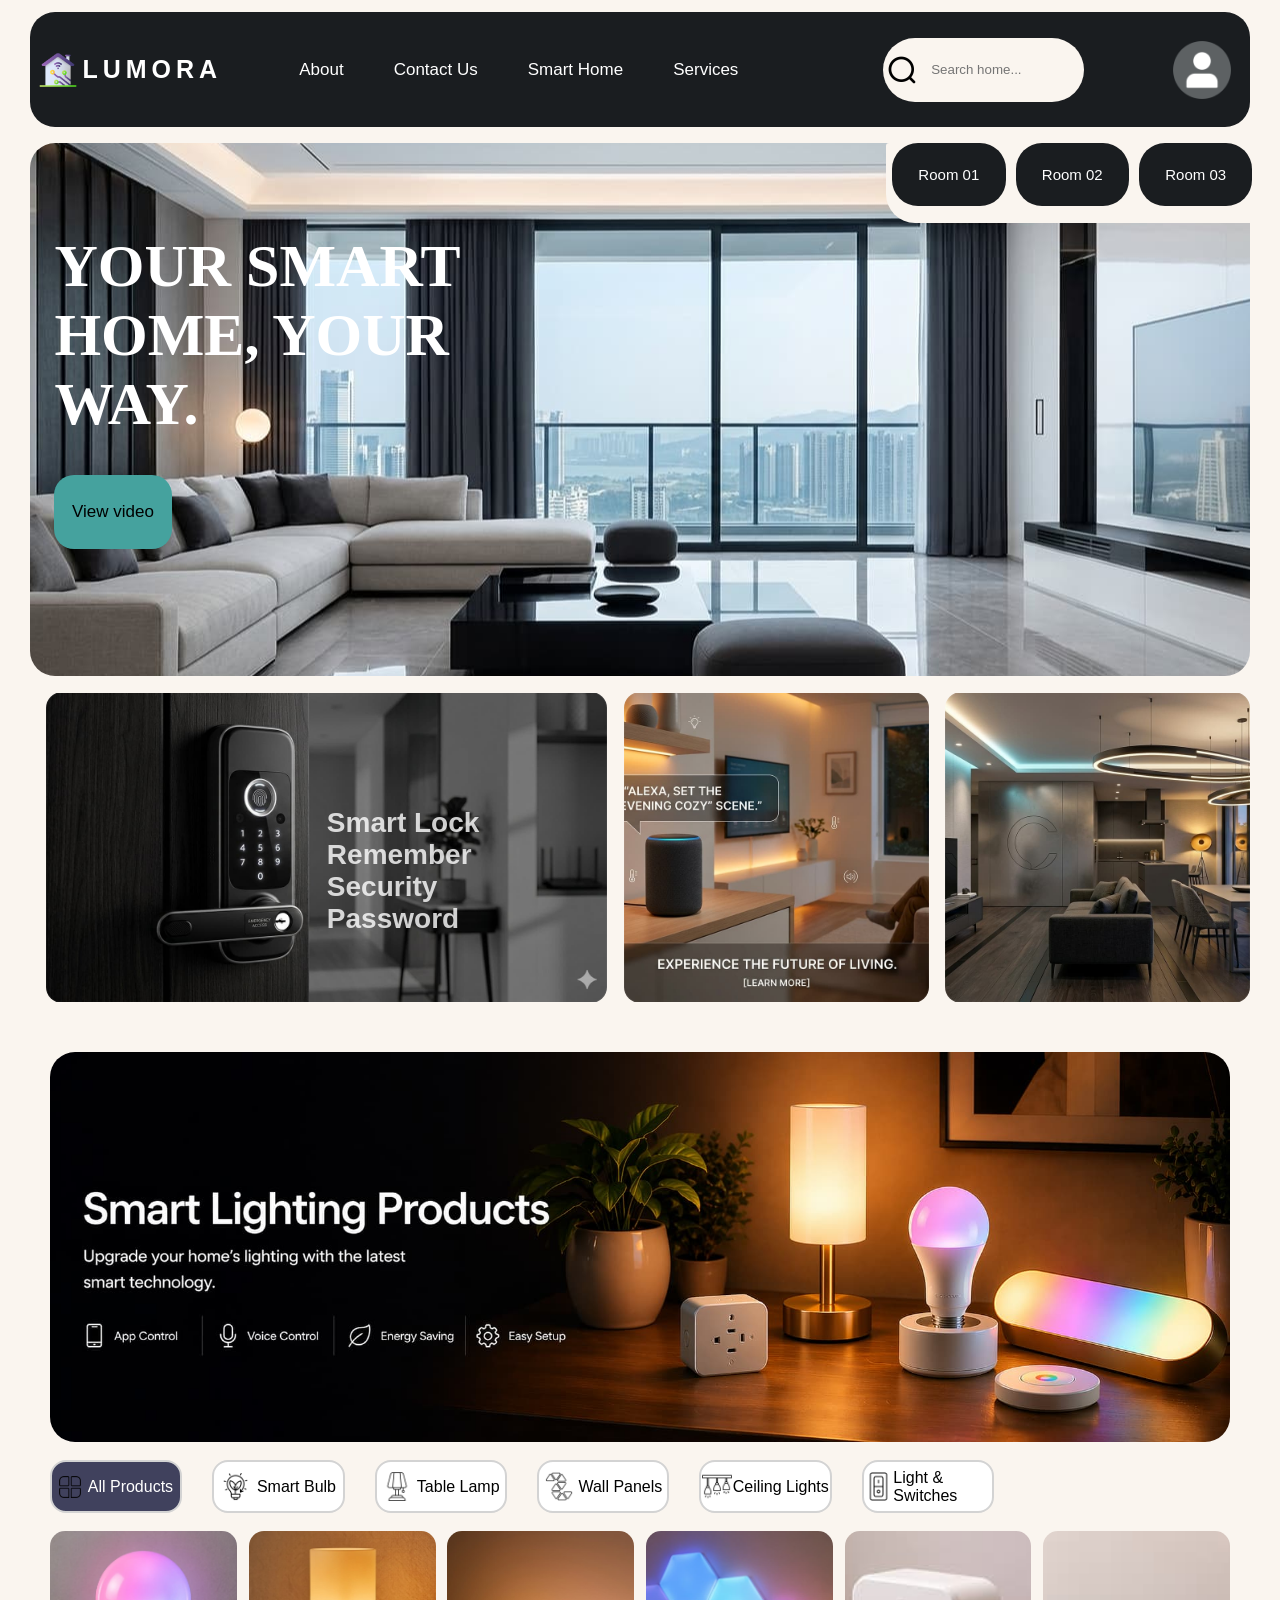
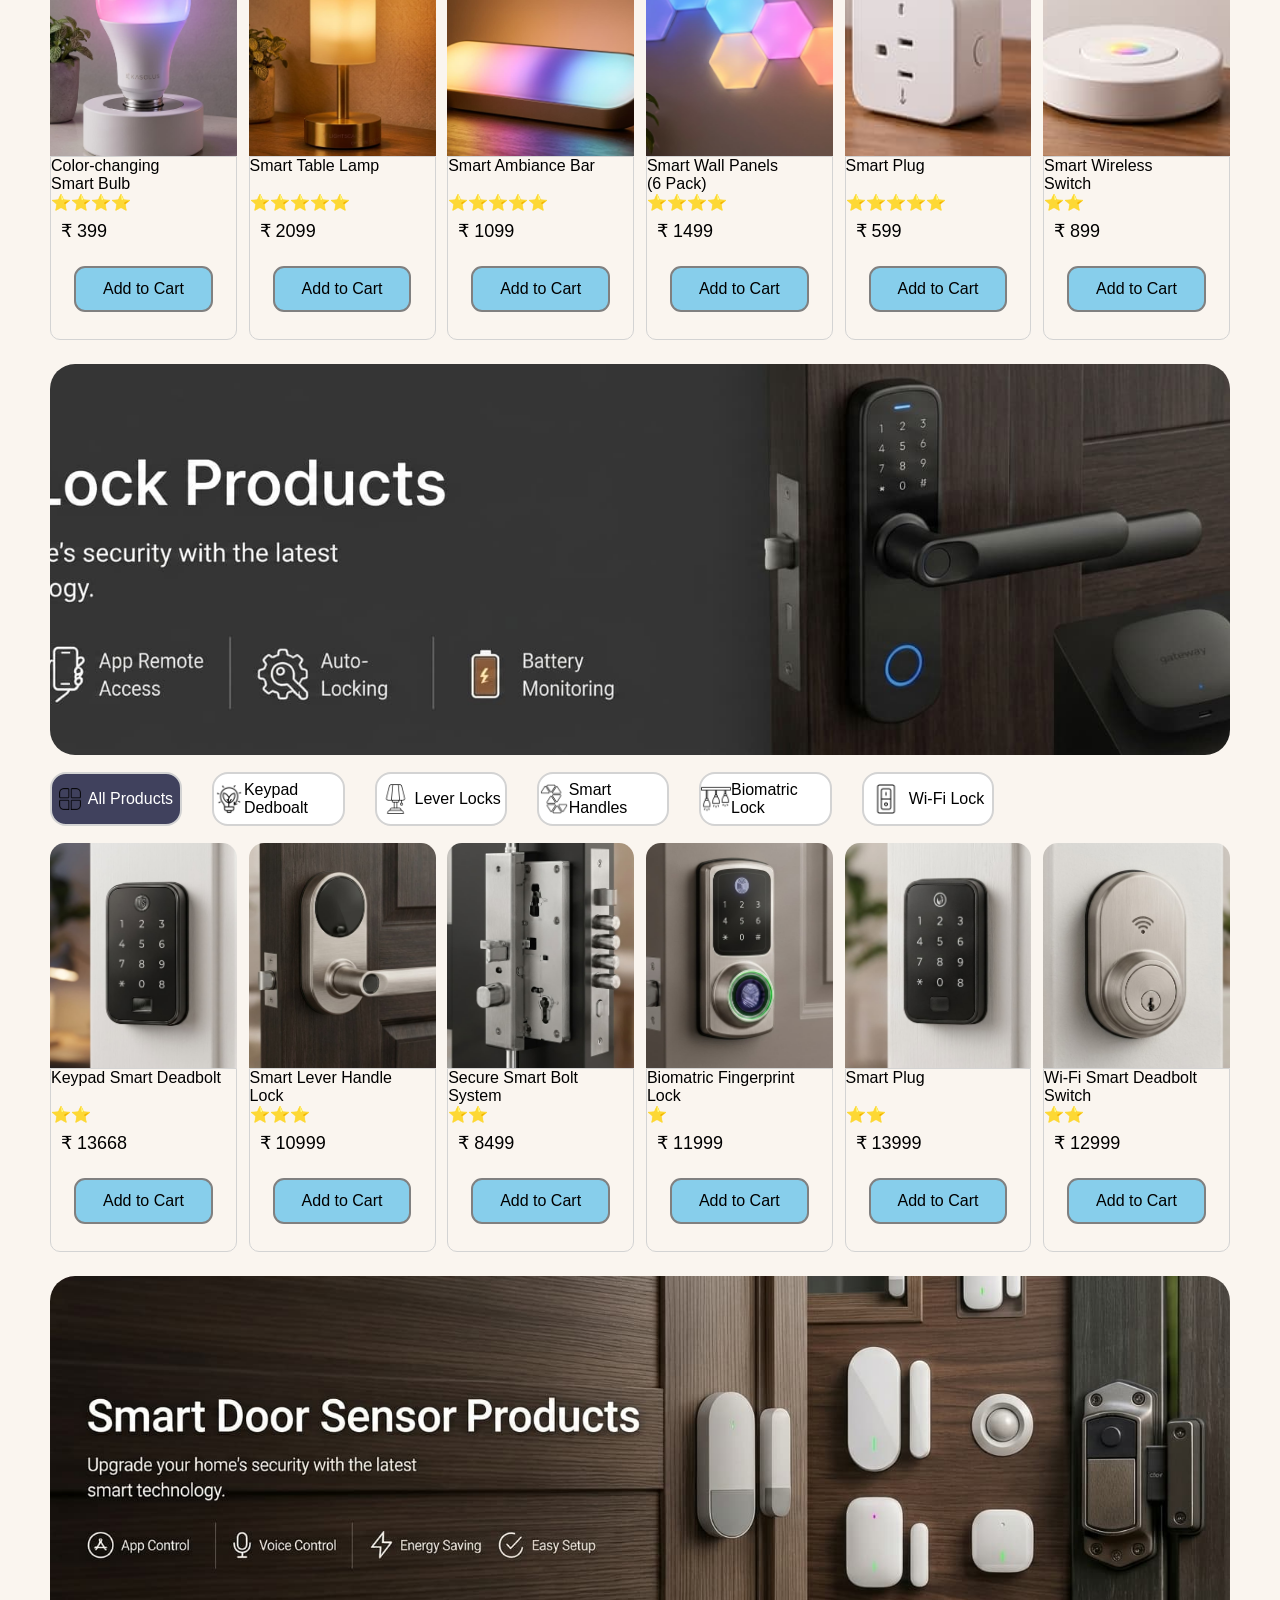
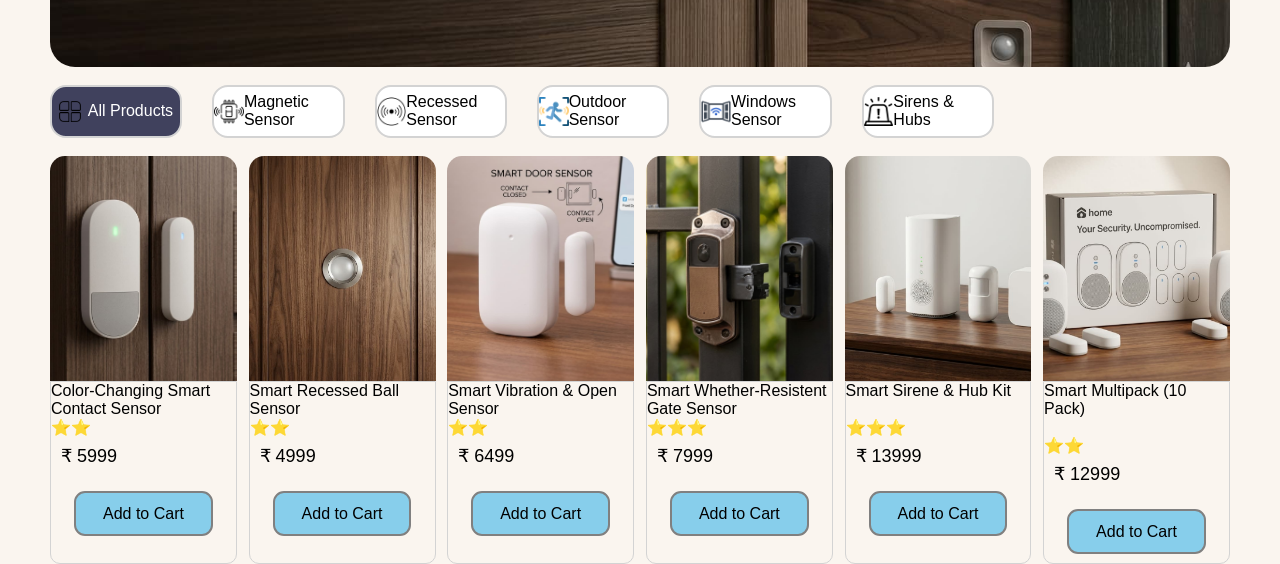
<file: index.html>
<!DOCTYPE html>
<html lang="en">

<head>
  <meta charset="UTF-8">
  <meta name="viewport" content="width=device-width, initial-scale=1.0">
  <title>home</title>
  <link rel="preconnect" href="https://fonts.googleapis.com">
  <link rel="preconnect" href="https://fonts.gstatic.com" crossorigin>
  <link
    href="https://fonts.googleapis.com/css2?family=Pacifico&family=Roboto:ital,wght@0,100..900;1,100..900&display=swap"
    rel="stylesheet">
  <link rel="stylesheet" href="style.css">
  <link rel="preconnect" href="https://fonts.googleapis.com">

</head>

<body>
  <div class="main_container">

    <!-- header section  -->
    <header>
      <div class="website_logo_container">
        <div class="website_logo"><img src="assets/icons/smart-home (1).png" height="35%" alt=""></div>
        <div class="website_name" >LUMORA</div>
      </div>
      <div class="menu_container">
        <a class="menu_ancher" href="#">About</a>
        <a class="menu_ancher" href="contackus.html">Contact Us</a>
        <a class="menu_ancher" href="#">Smart Home</a>
        <a class="menu_ancher" href="#">Services</a>
      </div>
      <div class="search_container">
        <label id="search" class="search_logo_and_searchtext_cont">
          <div id="search" class="search_logo_image" style="height: 74%;"><img src="assets/images/homepageimages/search.webp" height="50%"
              alt=""></div>
          <div class="search_text"><input type="search"
              style="height: 100%; width: 80%; border-radius: 0px 80px 80px 0px; color: black; background-color:  #FAF5EF; padding: 0px 8px 0px 10px; border: none; outline: none; "
              placeholder="Search home...">
          </div>
        </label>
        
        
      </div>
      <div class="three_lines_menu_container">
      <div class="three_lines_menu_button">
      </div>
    
    </header>
    <!-- main background image and details section  -->
    <div class="container2">
      <div class="boxes_container">
        <div class="tag_line_box">YOUR SMART <br>
          HOME, YOUR WAY. </div>
        <button class="button_of_video"> View video</button>
      </div>
      <div class="second_box_containre">
        <a href="#" class="boxes">Room 01</a>
        <a href="#" class="boxes">Room 02</a>
        <a href="#" class="boxes">Room 03</a>
      </div>
    </div>
    <!-- third container starts from here  -->
    <div class="container3">
      <a href="">
        <div class="container3_box1">
      </a>
      <div class="cont3box">Smart Lock <br> Remember Security <br> Password</div>
    </div>
    <div class="container3_box2"></div>
    <div class="container3_box3"></div>
  </div>

  <!-- second page starts from  here  -->
  <div class="second">
    <div class="smart_light_background_banner">
    </div>
    <div class="all_products">
      <div class="All_Product" style="background-color:#40415D;">
        <img src="assets/images/homepageimages/window.webp" height="44%" alt="">
        <a href="#" style="text-decoration: none; color: white; ">All Products </a>
      </div>
      <div class="All_Product">

        <img src="assets/images/homepageimages/efficiency.webp" height="60%" alt="">
        <a href="#" style="text-decoration: none; ">Smart Bulb </a>
      </div>
      <div class="All_Product">
        <img src="assets/images/homepageimages/lamps.webp" height="60%" alt="">
        <a href="#" style="text-decoration: none; ">Table Lamp </a>
      </div>
      <div class="All_Product">
        <img src="assets/images/homepageimages/led-light.webp" height="60%" alt="">
        <a href="#" style="text-decoration: none;">Wall Panels </a>
      </div>
      <div class="All_Product">
        <img src="assets/images/homepageimages/roof-lamp.webp" height="60%" alt="">
        <a href="#" style="text-decoration: none;">Ceiling Lights </a>
      </div>
      <div class="All_Product">
        <img src="assets/images/homepageimages/power-switch.webp" height="60%" alt="">
        <a href="#" style="text-decoration: none; ">Light & Switches </a>
      </div>
    </div>

    <div class="products">
      <div class="product_box">
        <div class="product1">
          <a href="">
            <div id="product1_backimg1" class="product1_backimg"></div>
          </a>
          <div class="product1_img_information">
            <a href="#">Color-changing <br> Smart Bulb <br>
              ⭐⭐⭐⭐
            </a>
            <div class="amount_product_cont">₹ 399</div>
            <div class="product_add_to_cart_cont">
              <a href="#"><button class="product_add_to_cart_button"> Add to Cart</button></a>
            </div>
          </div>
        </div>
        <div class="product1">
          <a href="#">
            <div id="product1_backimg2" class="product1_backimg"></div>
          </a>
          <div class="product1_img_information">
            <a href="#">Smart Table Lamp<br> <br>
              ⭐⭐⭐⭐⭐
            </a>
            <div class="amount_product_cont">₹ 2099</div>
            <div class="product_add_to_cart_cont">
              <a href="#"><button class="product_add_to_cart_button"> Add to Cart</button></a>
            </div>
          </div>
        </div>
        <div class="product1">
          <a href="">
            <div id="product1_backimg3" class="product1_backimg">            
            </div>
          </a>
          <div class="product1_img_information">
            <a href="#">Smart Ambiance Bar <br> <br>
              ⭐⭐⭐⭐⭐
            </a>

            <div class="amount_product_cont">₹ 1099</div>
            <div class="product_add_to_cart_cont">
              <a href="#"><button class="product_add_to_cart_button"> Add to Cart</button></a>
            </div>
          </div>
        </div>
      </div>
      <div class="product_box2">
        <div class="product1">
          <a href="">
            <div id="product1_backimg4" class="product1_backimg"></div>
          </a>
          <div class="product1_img_information">
            <a href="#">Smart Wall Panels <br>(6 Pack) <br>
              ⭐⭐⭐⭐

            </a>
            <div class="amount_product_cont">₹ 1499</div>
            <div class="product_add_to_cart_cont">
              <a href=""><button class="product_add_to_cart_button" onclick="alert(' Product Added to Cart!')"> Add to Cart</button></a>
            </div>
          </div>
        </div>
        <div class="product1">
          <a href="">
            <div id="product1_backimg5" class="product1_backimg"></div>
          </a>
          <div class="product1_img_information">
            <a href="#">Smart Plug <br> <br>
              ⭐⭐⭐⭐⭐

            </a>
            <div class="amount_product_cont">₹ 599</div>
            <div class="product_add_to_cart_cont">
              <button class="product_add_to_cart_button"> Add to Cart</button>
            </div>
          </div>
        </div>
        <div class="product1">
          <a href="">
            <div id="product1_backimg6" class="product1_backimg"></div>
          </a>
          <div class="product1_img_information">
            <a href="#">Smart Wireless <br> Switch<br>
              ⭐⭐

            </a>
            <div class="amount_product_cont">₹ 899</div>
            <div class="product_add_to_cart_cont">
              <button class="product_add_to_cart_button"> Add to Cart</button>
            </div>
          </div>
        </div>
      </div>
    </div>
  </div>

  <!-- Smart Lock Product and all images Section  -->
  <!-- third page -->

  <div class="third_smart_lock_section">

    <div class="smart_lock_background_banner">
    </div>
    <div class="all_products">
      <div class="All_Product" style="background-color:#40415D;">
        <img src="assets/images/homepageimages/window.webp" height="44%" alt="">
        <a href="#" style="text-decoration: none; color: white; ">All Products </a>
      </div>
      <div class="All_Product">

        <img src="assets/images/homepageimages/efficiency.webp" height="60%" alt="">
        <a href="#" style="text-decoration: none; ">Keypad Dedboalt </a>
      </div>
      <div class="All_Product">
        <img src="assets/images/homepageimages/lamps.webp" height="60%" alt="">
        <a href="#" style="text-decoration: none; "> Lever Locks </a>
      </div>
      <div class="All_Product">
        <img src="assets/images/homepageimages/led-light.webp" height="60%" alt="">
        <a href="#" style="text-decoration: none;">Smart Handles </a>
      </div>
      <div class="All_Product">
        <img src="assets/images/homepageimages/roof-lamp.webp" height="60%" alt="">
        <a href="#" style="text-decoration: none;">Biomatric Lock </a>
      </div>
      <div class="All_Product">
        <img src="assets/images/homepageimages/power-switch.webp" height="60%" alt="">
        <a href="#" style="text-decoration: none; ">Wi-Fi Lock </a>
      </div>
    </div>

    <div class="products">
      <div class="product_box">
        <div class="product1">
          <a href="">
            <div id="product2_backimg1" class="product1_backimg"></div>
          </a>
          <div class="product1_img_information">
            <a href="#">Keypad Smart Deadbolt <br> <br>
              ⭐⭐
            </a>
            <div class="amount_product_cont">₹ 13668</div>
            <div class="product_add_to_cart_cont">
              <button class="product_add_to_cart_button"> Add to Cart</button>
            </div>
          </div>
        </div>
        <div class="product1">
          <a href="">
            <div id="product2_backimg2" class="product1_backimg"></div>
          </a>
          <div class="product1_img_information">
            <a href="#">Smart Lever Handle<br>Lock <br>
              ⭐⭐⭐
            </a>
            <div class="amount_product_cont">₹ 10999</div>
            <div class="product_add_to_cart_cont">
              <button class="product_add_to_cart_button"> Add to Cart</button>
            </div>
          </div>
        </div>
        <div class="product1">
          <a href="">
            <div id="product2_backimg3" class="product1_backimg"></div>
          </a>
          <div class="product1_img_information">
            <a href="#">Secure Smart Bolt <br>System <br>
              ⭐⭐
            </a>

            <div class="amount_product_cont">₹ 8499</div>
            <div class="product_add_to_cart_cont">
              <button class="product_add_to_cart_button"> Add to Cart</button>
            </div>
          </div>
        </div>
      </div>
      <div class="product_box2">
        <div class="product1">
          <a href="">
            <div id="product2_backimg4" class="product1_backimg"></div>
          </a>
          <div class="product1_img_information">
            <a href="#">Biomatric Fingerprint <br>Lock <br>
              ⭐

            </a>
            <div class="amount_product_cont">₹ 11999</div>
            <div class="product_add_to_cart_cont">
              <button class="product_add_to_cart_button"> Add to Cart</button>
            </div>
          </div>
        </div>
        <div class="product1">
          <a href="">
            <div id="product2_backimg5" class="product1_backimg"></div>
          </a>
          <div class="product1_img_information">
            <a href="#">Smart Plug <br> <br>
              ⭐⭐

            </a>
            <div class="amount_product_cont">₹ 13999</div>
            <div class="product_add_to_cart_cont">
              <button class="product_add_to_cart_button"> Add to Cart</button>
            </div>
          </div>
        </div>
        <div class="product1">
          <a href="">
            <div id="product2_backimg6" class="product1_backimg"></div>
          </a>
          <div class="product1_img_information">
            <a href="#">Wi-Fi Smart Deadbolt <br> Switch<br>
              ⭐⭐

            </a>
            <div class="amount_product_cont">₹ 12999</div>
            <div class="product_add_to_cart_cont">
              <button class="product_add_to_cart_button"> Add to Cart</button>
            </div>
          </div>
        </div>
      </div>
    </div>

  </div>

  <!-- Fourth page section  -->

  <div class="fourth_sensor_lock_section">

    <div class="smart_sensor_background_banner">
    </div>
    <div class="all_products">
      <div class="All_Product" style="background-color:#40415D;">
        <img src="assets/images/homepageimages/window.webp" height="44%" alt="">
        <a href="#" style="text-decoration: none; color: white; ">All Products </a>
      </div>
      <div class="All_Product">

        <img src="assets/images/homepageimages/magnetic-sensor.webp" height="60%" alt="">
        <a href="#" style="text-decoration: none; ">Magnetic Sensor </a>
      </div>
      <div class="All_Product">
        <img src="assets/images/homepageimages/recessesensor.webp" height="60%" alt="">
        <a href="#" style="text-decoration: none; "> Recessed Sensor </a>
      </div>
      <div class="All_Product">
        <img src="assets/images/homepageimages/outdoor-sensor.webp" height="60%" alt="">
        <a href="#" style="text-decoration: none;">Outdoor Sensor </a>
      </div>
      <div class="All_Product">
        <img src="assets/images/homepageimages/window_sensor(1).webp" height="60%" alt="">
        <a href="#" style="text-decoration: none;">Windows Sensor </a>
      </div>
      <div class="All_Product">
        <img src="assets/images/homepageimages/siren.webp" height="60%" alt="">
        <a href="#" style="text-decoration: none; ">Sirens & Hubs </a>
      </div>
    </div>

    <!-- Third sensor product section  -->
    <div class="products">
      <div class="product_box">
        <div class="product1">
          <a href="">
            <div id="product3_backimg1" class="product1_backimg"></div>
          </a>
          <div class="product1_img_information">
            <a href="#">Color-Changing Smart <br>Contact Sensor <br>
              ⭐⭐
            </a>
            <div class="amount_product_cont">₹ 5999</div>
            <div class="product_add_to_cart_cont">
              <button class="product_add_to_cart_button"> Add to Cart</button>
            </div>
          </div>
        </div>
        <div class="product1">
          <a href="">
            <div id="product3_backimg2" class="product1_backimg"></div>
          </a>
          <div class="product1_img_information">
            <a href="#">Smart Recessed Ball<br>Sensor <br>
              ⭐⭐
            </a>
            <div class="amount_product_cont">₹ 4999</div>
            <div class="product_add_to_cart_cont">
              <button class="product_add_to_cart_button"> Add to Cart</button>
            </div>
          </div>
        </div>
        <div class="product1">
          <a href="">
            <div id="product3_backimg3" class="product1_backimg"></div>
          </a>
          <div class="product1_img_information">
            <a href="#">Smart Vibration & Open <br>Sensor <br>
              ⭐⭐
            </a>

            <div class="amount_product_cont">₹ 6499</div>
            <div class="product_add_to_cart_cont">
              <button class="product_add_to_cart_button" onclick="alert ('Product has been add to cart ')"> Add to
                Cart</button>
            </div>
          </div>
        </div>
      </div>
      <div class="product_box2">
        <div class="product1">
          <a href="">
            <div id="product3_backimg4" class="product1_backimg"></div>
          </a>
          <div class="product1_img_information">
            <a href="#"> Smart Whether-Resistent<br>Gate Sensor<br>
              ⭐⭐⭐

            </a>
            <div class="amount_product_cont">₹ 7999</div>
            <div class="product_add_to_cart_cont">
              <button class="product_add_to_cart_button"> Add to Cart</button>
            </div>
          </div>
        </div>
        <div class="product1">
          <a href="#">
            <div id="product3_backimg5" class="product1_backimg"></div>
          </a>
          <div class="product1_img_information">
            <a href="#">Smart Sirene & Hub Kit <br> <br>
              ⭐⭐⭐

            </a>
            <div class="amount_product_cont">₹ 13999</div>
            <div class="product_add_to_cart_cont">
              <button class="product_add_to_cart_button"> Add to Cart</button>
            </div>
          </div>
        </div>
        <div class="product1">
          <a href="">
            <div id="product3_backimg6" class="product1_backimg"></div>
          </a>
          <div class="product1_img_information">
            <a href="#">Smart Multipack (10 Pack) <br> <br>
              ⭐⭐

            </a>
            <div class="amount_product_cont">₹ 12999</div>
            <div class="product_add_to_cart_cont">
              <button class="product_add_to_cart_button"> Add to Cart</button>
            </div>
          </div>
        </div>
      </div>
    </div>
    <div class="terms_and_condition_page">






    </div>


  </div>

</body>

</html>
</file>
<file: style.css>
* {
    margin: 0;
    padding: 0;
    box-sizing: border-box;
    font-family: 'SharpSans', arial, sans-serif;
}
body,html {
    height: 100%;
    width: 100%;    
    background-color: #FAF5EF;
}
.main_container{
  height: 100%;
  width: 100%;
  
  padding: 12px 30px 0px  30px;
}
/* header section  */
header{
  height: 13%;
  width: 100%;
  border-radius: 25px;
  padding: 4px;
  display: flex;
  align-items: center;
  justify-content: space-between;
  background-color: #1A1D20;

}
/* .website_logo_container  */
.website_logo_container{
  height: 100%;
  width: 20%;
  display: flex;
  align-items: center;
  color: white; 
}
.website_logo{
  height: 100%;
  width: 20%;
  display: flex;
  align-items: center;
  justify-content: center;
}
.website_name{
  letter-spacing: 5px;
  font-weight: 700;
  font-family: "Bricolage Grotesque", sans-serif;
  font-size: 25px;
}
/* website menu secyion  */
.menu_container{
  height: 80%;
  width: 40%;   
  display: flex;
  gap: 50px;
  align-items: center;
  justify-content: center;
}
.menu_ancher{
  color: white;
  text-decoration: none;
  font-size: 17px;
  font-family: "Special Gothic", sans-serif;
  transition: transform 0.4s ease, box-shadow 0.3s ease;
  
}
/* search and profile starts from here  */
.search_container{
  height: 100%;
  width: 30%;
  display: flex;
  align-items: center;
  justify-content: end;
}

.search_logo_and_searchtext_cont{
  height: 80%;
  width: 70%;
  display: flex;
  align-items: center;
  justify-content: end;
}
.search_logo_image{
  height: 80%;
  width: 15%;
  display: flex;
  align-items: center;
  justify-content: center;
  background-color:  #FAF5EF; 
  cursor: pointer; 
  border-radius: 80px 0px 0px 80px;
}
.search_text{
  height: 74%;
  width: 80%;
  border: none;
  outline: none;
  border-radius: 80px;
  
}
.three_lines_menu_container{  
  height: 60%;
  width: 10%;
  display: flex;
  align-items: center;
  justify-content: center;
}
.three_lines_menu_button{
  display: inline-block;
  height: 90%;
  width: 100%;
  display: flex;
  align-items: center;
  justify-content: center;
  background-image: url(assets/icons/profile-picture.png);
  background-position: center;background-size: contain;
  background-repeat: no-repeat;
  background-position: right 15PX center;
}
/* container 2 starts fromhere  */
.container2{
  height: 60%;
  width: 100%;
  border-radius: 25px;
  background-image: url(assets/images/homepageimages/Gemini_Generated_Image_1g668a1g668a1g66.jpg);
  background-position: center;
  background-color: rgb(13, 71, 71);
  margin-top: 1.3% ;
  display: flex;
  position: relative;
  background-repeat: no-repeat;
}
.boxes_container{
  height: 70%;
  width: 60%;
  position: absolute;
  display: flex;
  flex-direction: column;
  margin-left: 2%;
  margin-top: 5%;
  justify-content: center;

}
.tag_line_box{
  font-family: "Domine", serif;
  height: 65%;
  width: 70%;
  font-size: 60px;
  font-weight: 900;
  color: white;
  
}
.button_of_video{
  height: 20%;
  width: 16%;
  color: black;
  font-size: 17px;
  border-radius: 20px;
  border: none;
  background-color:  #45A29E;
}

.second_box_containre{
  height: 15%;
  width: 30%;
  display: flex;
  align-items: start;
  justify-content: end;
  position: absolute;
  margin-left: 70.2%;
  border-radius: 3px 0px 0px  29px;
  gap: 10px;
  background-color: #FAF5EF;
}
.boxes {
  height: 78%;
  width: 31%;
  text-decoration: none;
  display: flex;
  align-items: center;
  justify-content: center;
  font-size: 15px;
  color:white;
  background-color:#1A1D20;
  display: flex;
  border-radius: 26px;
  justify-content: space-evenly;

}

/* container3 start from here  */
.container3{
  height: 35%; 
  width: 100%;
  margin-top: 1.3%;
  display: flex;
  justify-content: space-between;
  
}
.container3_box1{
  height: 100%;
  width: 46%;
  background-image: url(assets/images/homepageimages/smart_lock.jpg);
  background-position: center;
  background-size: cover;
  background-repeat: no-repeat;
  border-radius: 25px;
  position: relative;
  display: flex;
  justify-content: end;
  
}
.cont3box{
  height: 100%;
  width: 50%;
  color: white;
  font-size: 28px;
  font-weight: 600;
  display: flex;
  align-items: center;
  position: absolute;
  border-radius: 0px 20px 20px 0px;
  background-color:rgb(70, 70, 70);
  opacity: 80%;
}
.container3_box2{
  height: 100%;
  width: 25%;
  border-radius: 25px;
  background-image: url(assets/images/homepageimages/alexahome.jpg);
  background-position: center;
  background-size: cover;
  background-repeat: no-repeat;
  background-position: center;
  background-size: cover;  
}
.container3_box3{
  height: 100%;
  width: 25%;
  border-radius: 25px;
  background-image: url(assets/images/homepageimages/smartlights.jpg);
  background-position: center;
  background-size: cover;
  background-repeat: no-repeat;
  background-position: center;
  background-size: cover;
}
/* second container  */
.second{
  height:100%;
  width: 100%;
  padding: 0px 20px 0px 20px ;
  margin-top: 4%;
}
.smart_light_background_banner{
  height: 44%;
  background-image: url(assets/images/homepageimages/smart\ light\ background\ img.jpg);
  background-position: center;
  background-repeat: no-repeat;
  background-size: cover;
  border-radius: 25px;  
}
.all_products{
  height: 10%;
  width: 80%;
  display: flex;
  align-items: center;
  justify-content: space-between;    
}
.All_Product{
  height: 60%;
  width: 14%;
  display: flex;
  align-items: center;
  justify-content: space-evenly;
  border: 2px solid  lightgray ;
  background-color: white;
  border-radius: 16px;  
}

.All_Product a {
  color: black;
}
.products{
  height: 46%;
  width: 100%;
  display: flex;
  justify-content: space-between;  
}
.product_box{  
  height: 100%;
  width: 49.5%;
  display: flex;
  justify-content: space-between;
}
.product_box2{  
  height: 100%;
  width: 49.5%;
  justify-content: space-between;
  display: flex;
}
.product1{
  height: 100% ;
  width: 32%;  
}
.product1_backimg{
  height: 55%;
  width: 100%;
  border-radius: 15px 15px 0px 0px;
}
.product1_img_information{
  height: 45%;
  width: 100%;
  border:1px solid lightgrey;
  border-radius: 0px 0px 10px  10px;
}
.product1_img_information p {
  margin-top: 4px;
  margin-left: 10px;
}
.amount_product_cont{
  height: 20%;
  margin-top: 6px;
  margin-left: 10px;
  font-size: 18px;  
  margin-top: 8px;
}
.product_add_to_cart_cont{
  display: flex;
  height: 25%;
  width: 100%;
  margin-top: 10px;
  align-items: center;
  justify-content: center;  
  cursor: pointer;
}
.product_add_to_cart_cont a{
  display: flex;
  justify-content: center;
  height : 100%;
  width:100%;
} 
.product1_img_information a {
  text-decoration: none;
  color: black;
}
.product_add_to_cart_button{
  height: 100%;
  width: 75%;
  font-size: 16px;
  border: 2px solid  gray ;
  border-radius: 11px;
  background-color: skyblue;
}
.product_add_to_cart_button :hover {
  background-color: rgb(108, 24, 24);
}
/* for background image of product created a ID element shortcut */
#product1_backimg1{
  background-image: url(assets/images/homepageimages/smart\ light\ product.jpg);
  background-repeat: no-repeat;
  background-position: center;
  background-size: cover;
}
#product1_backimg2{
  background-image: url(assets/images/homepageimages/letlammProduct.jpg);
  background-repeat: no-repeat;
  background-position: center;
  background-size: cover;
}
#product1_backimg3{
  background-image: url(assets/images/homepageimages/wallpanelsimage.jpg);
  background-repeat: no-repeat;
  background-position: center;
  background-size: cover;
}
#product1_backimg4{
  background-image: url(assets/images/homepageimages/ceilingimageproduct.jpg);
  background-repeat: no-repeat;
  background-position: center;
  background-size: cover;
}
#product1_backimg5{
  background-image: url(assets/images/homepageimages/switchproduct.jpg);
  background-repeat: no-repeat;
  background-position: center;
  background-size: cover;
}
#product1_backimg6{
  background-image: url(assets/images/homepageimages/smartswitchproduct.jpg);
  background-repeat: no-repeat;
  background-position: center;
  background-size: cover;
}
/* third page samrt lokk section / */
.third_smart_lock_section{
  height:100%;
  width: 100%;
  padding: 0px 20px 0px 20px ;
  margin-top: 2%;
  
}
.smart_lock_background_banner{
  height: 44%;
  background-image: url(assets/images/homepageimages/smartlock_productbanner\ .jpg);
  background-position: center;
  background-repeat: no-repeat;
  background-size: cover;
  border-radius: 25px;
}
/* thord page smart lock prosucts images here  */
#product2_backimg1{
  background-image: url(assets/images/homepageimages/keypadsmartdeadboldimg.jpg);
  background-repeat: no-repeat;
  background-position: center;
  background-size: cover;
}
#product2_backimg2{
  background-image: url(assets/images/homepageimages/leverlockimage\ .jpg);
  background-repeat: no-repeat;
  background-position: center;
  background-size: cover;
}
#product2_backimg3{
  background-image: url(assets/images/homepageimages/smartboltimage.jpg);
  background-repeat: no-repeat;
  background-position: center;
  background-size: cover;
}
#product2_backimg4{
  background-image: url(assets/images/homepageimages/biomatricfingerprintlockimg.jpg);
  background-repeat: no-repeat;
  background-position: center;
  background-size: cover;
}
#product2_backimg5{
  background-image: url(assets/images/homepageimages/keypad_external\ accessory.jpg);
  background-repeat: no-repeat;
  background-position: center;
  background-size: cover;
}
#product2_backimg6{
  background-image: url(assets/images/homepageimages/wifi\ Smart\ Deadbolt.jpg);
  background-repeat: no-repeat;
  background-position: center;
  background-size: cover;
}
/* fourth door sensor section page  */
.fourth_sensor_lock_section{
  height:100%;
  width: 100%;
  padding: 0px 20px 0px 20px ;
  margin-top: 2%;
  
}
.smart_sensor_background_banner{
  height: 44%;
  background-image: url(assets/images/homepageimages/smart_sensor_back_banner.jpg);
  background-position: center;
  background-repeat: no-repeat;
  background-size: cover;
  border-radius: 25px;  
}
 /* fouth sensor product images here  */
#product3_backimg1{
  background-image: url(assets/images/homepageimages/color_changing_smart_contact_sensor_img.jpg);
  background-repeat: no-repeat;
  background-position: center;
  background-size: cover;
}
#product3_backimg2{
  background-image: url(assets/images/homepageimages/recessedsensor_img.jpg);
  background-repeat: no-repeat;
  background-position: center;
  background-size: cover;
}
#product3_backimg3{
  background-image: url(assets/images/homepageimages/smart_vibration_and_open_sensor.jpg);
  background-repeat: no-repeat;
  background-position: center;
  background-size: cover;
}
#product3_backimg4{
  background-image: url(assets/images/homepageimages/Gate_sensorimg.jpg);
  background-repeat: no-repeat;
  background-position: center;
  background-size: cover;
}
#product3_backimg5{
  background-image: url(assets/images/homepageimages/sire_and_hub_kit_image.jpg);
  background-repeat: no-repeat;
  background-position: center;
  background-size: cover;
}
#product3_backimg6{
  background-image: url(assets/images/homepageimages/smart\ multipack\ image\ .jpg);
  background-repeat: no-repeat;
  background-position: center;
  background-size: cover;
}






/* styling animation and hover effects  */
.menu_ancher:hover{
  transform: translateY(-5px);
  background-color:rgb(73, 72, 72);
  padding: 0px 0px 20px 0px;
  border: 0px 0px 2px 0px solid rgb(10, 10, 204);
  height: 40%;
  width: auto;
  display: flex;
  justify-content: center;
  border-radius: 16px;            
}
.container3_box1{            
  border-radius: 16px;
  padding: 1.5rem;
  transition: transform 0.3s ease, box-shadow 0.3s ease;
  border: 1px solid rgba(255,255,255,0.05);
}
.container3_box1:hover {
  transform: translateY(-14px);
  box-shadow: 0 10px 20px rgba(0,0,0,0.3);          
  }
.container3_box1{          
  border-radius: 16px;
  padding: 1.5rem;
  transition: transform 0.3s ease, box-shadow 0.3s ease;
  border: 1px solid rgba(255,255,255,0.05);
}
.container3_box1:hover {
  transform: translateY(-14px);
  box-shadow: 0 10px 20px rgba(0,0,0,0.3);            
}
  .container3_box2{            
  border-radius: 16px;
  padding: 1.5rem;
  transition: transform 0.3s ease, box-shadow 0.3s ease;
  border: 1px solid rgba(255,255,255,0.05);
}
.container3_box2:hover {
  transform: translateY(-14px);
  box-shadow: 0 10px 20px rgba(0,0,0,0.3);
}
.container3_box3{            
  border-radius: 16px;
  padding: 1.5rem;
  transition: transform 0.3s ease, box-shadow 0.3s ease;
  border: 1px solid rgba(255,255,255,0.05);
}
.container3_box3:hover {
  transform: translateY(-14px);
  box-shadow: 0 10px 20px rgba(0,0,0,0.3);            
}
.cont3box {
  background: none;
  border-radius: 16px;
  padding: 1.5rem;
  transition: transform 0.3s ease, box-shadow 0.3s ease;
}

/* RESPONSIVE DESIGN STARTS FROM HERE   */
@media screen and (max-width: 900px){
/* header section starts from here  */

  .main_container{
    height: 100%;
    width: 100%;  
    padding: 10px;

  }
  header {
    height: 10%;
    width: 100%;
    
  }
  .menu_container{
    display: none;
    
  }
  .search_container{
    display: none;
  }
  .website_logo_container{
    height: 100%;
    width: 50%;
  }
  .website_logo_container
   .website_logo img {
    height: 35%;
  }
  .website_logo{
    justify-content: center;
  }
  .website_name{
    font-size: 18px;
    font-family: "Bricolage Grotesque", sans-serif;    
  }
/* container 2 starts from here   */
  .container2{
    height: 70%;
    background-image: url(assets/images/homepageimages/responsiveimageOF\ main.jpg);
    background-size: cover ;
  }
  .tag_line_box{
    font-size: 39px;
  }
  
  .boxes_container{
    height: 80%;
  }
  .button_of_video{
    margin-top: 25%;
    height: 40px;
    width: 50%;
    background-color: skyblue;
  }
  .second_box_containre{
    display: block;
    align-items: end;
    width: 29.5%;
    height: 26%;
    background-color: transparent;
    display: flex;
    flex-direction: column;
    justify-content: space-evenly;
  }
  .boxes{
    height: 33%;
    width: 100%;
  }
  /* container3 starts from here  */
  .container3 {
    display: block;
    height: 100%;
    justify-content: space-between;
    display: flex;
    flex-direction: column;
  }
  .container3_box1, .container3_box2,
   .container3_box3 {
    width: 100%;
    height: 31%;  
   }
   .cont3box{
     font-size: 21px;     
    }
    .three_lines_menu_container{
      height: 100%;
      width: 11%;
    }
    .three_lines_menu_button{
      display: block;
      height: 42%;
      width: 100%;
      display: flex;
      align-items: center;
      justify-content: center;
      background-image: url(assets/icons/icons8-menu.gif);
      background-position: center;
      background-size: contain;
    }
   .second{
    height: 100%;
    margin-top: 3%;
    padding: 0px;
   }
  .smart_light_background_banner{
    width: 100%;  
  }
  .all_products{
    display: none;
  }
  .products{
    display: flex;
    flex-direction: column;
  }
  .product_box, .product_box2{
    display: flex;
    flex-direction: column;
    width: 100%;    
  }
  .product1{
    width: 40%;
    height: 100%;
  }
  









































}
</file>
